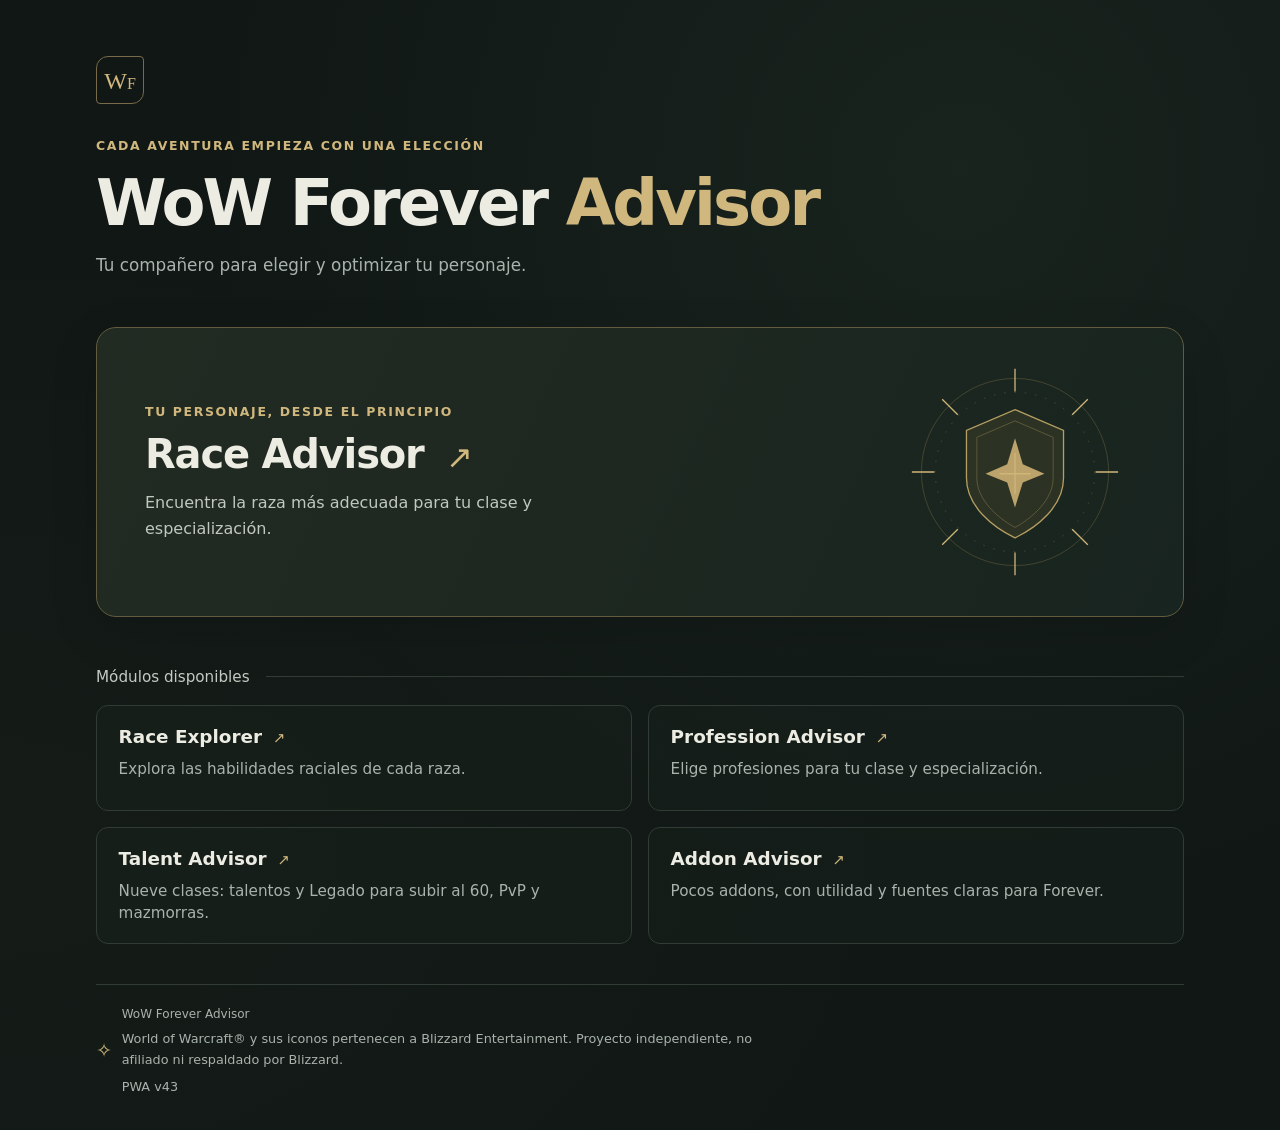
<file: index.html>
<!doctype html>
<html lang="es">
  <head>
    <meta charset="utf-8">
    <meta name="viewport" content="width=device-width, initial-scale=1">
    <meta name="theme-color" content="#101715">
    <meta name="description" content="WoW Forever Advisor. Tu compañero para elegir y optimizar tu personaje.">
    <title>WoW Forever Advisor</title>
    <link rel="manifest" href="./manifest.webmanifest">
    <link rel="icon" type="image/png" sizes="192x192" href="./icons/icon-192.png">
    <link rel="apple-touch-icon" href="./icons/icon-192.png">
    <link rel="stylesheet" href="./styles.css">
    <script src="./icons/icon-map.js" defer></script>
    <script src="./addon-advisor.js" defer></script>
    <script src="./version.js" defer></script>
    <script src="./race-v43-content.js" defer></script>
    <script src="./app.js" defer></script>
  </head>
  <body>
    <main class="page">
      <div id="home-view">
      <header class="intro">
        <span class="brand-mark" aria-hidden="true">W<span>F</span></span>
        <p class="eyebrow">Cada aventura empieza con una elección</p>
        <h1>WoW Forever <span>Advisor</span></h1>
        <p class="subtitle">Tu compañero para elegir y optimizar tu personaje.</p>
      </header>

      <a id="race-advisor" class="advisor-card" href="#race-advisor" aria-labelledby="race-title">
        <div class="advisor-content">
          <p class="eyebrow">Tu personaje, desde el principio</p>
          <h2 id="race-title">Race Advisor <span class="card-arrow" aria-hidden="true">↗</span></h2>
          <p class="description">Encuentra la raza más adecuada para tu clase y especialización.</p>
        </div>
        <div class="crest" aria-hidden="true">
          <svg viewBox="0 0 240 240" fill="none">
            <circle class="crest-ring" cx="120" cy="120" r="108"/>
            <circle class="crest-ring" cx="120" cy="120" r="92" stroke-dasharray="2 10"/>
            <path class="crest-rays" d="M120 1v26m0 186v26M1 120h26m186 0h26M36 36l18 18m132 132 18 18M36 204l18-18M186 54l18-18"/>
            <path class="crest-shield" d="m120 48 56 24v55c0 33-31 57-56 69-25-12-56-36-56-69V72z"/>
            <path class="crest-inner" d="m120 61 44 19v47c0 25-24 46-44 57-20-11-44-32-44-57V80z"/>
            <path class="crest-star" d="m120 81 9 30 25 11-25 10-9 29-9-29-25-10 25-11z"/>
            <path class="crest-rays" d="M120 98v47m-18-23h36"/>
          </svg>
        </div>
      </a>

      <section class="future" aria-labelledby="available-title">
        <div class="section-heading">
          <h2 id="available-title">Módulos disponibles</h2>
          <span class="heading-line" aria-hidden="true"></span>
        </div>
        <ul class="module-list available-modules">
          <li class="module-card">
            <a id="home-explore-racials" class="module-link" href="#raciales" aria-labelledby="home-module-01">
              <h3 id="home-module-01">Race Explorer <span class="card-arrow" aria-hidden="true">↗</span></h3>
              <p>Explora las habilidades raciales de cada raza.</p>
            </a>
          </li>
          <li class="module-card">
            <a id="profession-advisor" class="module-link" href="#profession-advisor" aria-labelledby="home-module-02">
              <h3 id="home-module-02">Profession Advisor <span class="card-arrow" aria-hidden="true">↗</span></h3>
              <p>Elige profesiones para tu clase y especialización.</p>
            </a>
          </li>
          <li class="module-card">
            <a id="talent-advisor" class="module-link" href="#talent-advisor" aria-labelledby="home-module-03">
              <h3 id="home-module-03">Talent Advisor <span class="card-arrow" aria-hidden="true">↗</span></h3>
              <p>Nueve clases: talentos y Legado para subir al 60, PvP y mazmorras.</p>
            </a>
          </li>
          <li class="module-card">
            <a id="addon-advisor" class="module-link" href="#addon-advisor" aria-labelledby="home-module-04">
              <h3 id="home-module-04">Addon Advisor <span class="card-arrow" aria-hidden="true">↗</span></h3>
              <p>Pocos addons, con utilidad y fuentes claras para Forever.</p>
            </a>
          </li>
        </ul>
      </section>

      </div>

      <section id="advisor-view" aria-labelledby="advisor-title" hidden>
        <a class="back-link" id="back-home" href="#inicio">← Volver al inicio</a>
        <header class="selector-intro">
          <h1 id="advisor-title" tabindex="-1">Race Advisor</h1>
          <p class="subtitle">Elige facción, clase y especialización para consultar tu ficha.</p>
          <a class="button-link" id="explore-racials" href="#raciales">Abrir Race Explorer →</a>
        </header>

        <form id="advisor-form" class="selector-card" aria-label="Selección de personaje" aria-busy="true">
          <div class="selector-fields">
            <div>
              <fieldset id="faction" class="option-group" data-value="" data-icon-kind="faccion" disabled>
                <legend>Facción</legend>
                <div class="option-buttons"></div>
                <p class="option-prompt field-note">Elige facción</p>
              </fieldset>
            </div>
            <div>
              <fieldset id="character-class" class="option-group" data-value="" data-icon-kind="clase" disabled>
                <legend>Clase</legend>
                <div class="option-buttons"></div>
                <p class="option-prompt field-note">Elige primero una facción</p>
              </fieldset>
            </div>
            <div>
              <fieldset id="specialization" class="option-group" data-value="" data-icon-kind="especializacion" disabled>
                <legend>Especialización</legend>
                <div class="option-buttons"></div>
                <p class="option-prompt field-note">Elige primero una clase</p>
              </fieldset>
            </div>
          </div>
          <p class="selection-status" id="selection-status" role="status">Cargando recomendaciones…</p>
          <div id="data-error" role="alert" hidden>
            <p>No se han podido cargar las fichas. Comprueba tu conexión e inténtalo de nuevo. Para consultarlas sin conexión, completa primero una visita con conexión.</p>
            <button id="retry-data" type="button">Reintentar</button>
          </div>
        </form>

        <section id="advisor-result" aria-labelledby="result-race" hidden>
          <header class="race-result-intro">
            <p class="result-combination" id="result-combination"></p>
          </header>
          <div class="race-choices">
          <article id="primary-choice" class="result-card recommendation">
            <p class="eyebrow">Raza principal</p>
            <a id="primary-profile-link" href="#raciales" class="race-heading-link" aria-label="Consultar perfil racial principal">
              <div class="recommendation-heading">
                <img id="result-race-icon" alt="" width="64" height="64" hidden>
                <h2 id="result-race" data-field="razaRecomendada" tabindex="-1"></h2>
                <span class="race-heading-arrow" aria-hidden="true">↗</span>
              </div>
            </a>
            <p id="alternative-empty" class="race-no-alternative" hidden></p>
            <p class="race-card-ability primary-race-ability"><span>Habilidad racial</span><strong id="primary-ability-name"></strong></p>
            <div class="race-reason-block">
              <h3 id="primary-reason-label">Por qué se recomienda</h3>
              <p id="primary-key-reason" class="race-key-message"></p>
              <p id="primary-analysis" class="race-analysis"></p>
            </div>
            <span data-field="explicacion" hidden></span>
            <span data-field="motivoPrincipal" hidden></span>
            <span data-field="prioridad" hidden></span>
          </article>
          <aside id="alternative-profile" class="result-card alternative-choice" aria-labelledby="alternative-name" hidden>
            <p class="eyebrow">Raza alternativa</p>
            <a id="alternative-race-link" href="#raciales" class="race-heading-link" aria-label="Consultar perfil racial alternativo">
              <div class="recommendation-heading">
                <img id="alternative-race-icon" alt="" width="40" height="40" hidden>
                <h3 id="alternative-name" data-field="alternativa"></h3>
                <span class="race-heading-arrow" aria-hidden="true">↗</span>
              </div>
            </a>
            <div class="alternative-racial-summary">
              <p class="race-card-ability"><span>Habilidad racial</span><strong id="alternative-ability-name"></strong></p>
              <p id="alternative-use" class="race-alternative-summary"></p>
              <p id="alternative-explanation" class="race-alternative-explanation"></p>
            </div>
          </aside>
          </div>
          <section id="race-comparison" class="race-comparison" aria-labelledby="race-comparison-title" hidden>
            <header class="race-comparison-header">
              <h3 id="race-comparison-title">Principal frente a alternativa</h3>
              <p>Ventajas y límites raciales. La elección prioritaria considera tu especialización.</p>
            </header>
            <div class="race-comparison-grid">
              <article class="race-comparison-item">
                <h4 id="compare-primary-name"></h4>
                <p class="race-compare-label">A favor</p><p id="compare-primary-pro"></p>
                <p class="race-compare-label">A tener en cuenta</p><p id="compare-primary-con"></p>
              </article>
              <article class="race-comparison-item">
                <h4 id="compare-alternative-name"></h4>
                <p class="race-compare-label">A favor</p><p id="compare-alternative-pro"></p>
                <p class="race-compare-label">A tener en cuenta</p><p id="compare-alternative-con"></p>
              </article>
            </div>
            <div class="race-comparison-conclusion">
              <h4 id="race-comparison-conclusion-title">Conclusión para esta especialización</h4>
              <div id="race-comparison-conclusion-text" class="race-conclusion-paragraphs"></div>
            </div>
          </section>
          <section id="race-single-evaluation" class="race-comparison" aria-labelledby="race-single-title" hidden>
            <header class="race-comparison-header">
              <h3 id="race-single-title">Evaluación de raza única</h3>
              <p>Esta combinación no tiene otra raza jugable en su facción.</p>
            </header>
            <div class="race-comparison-grid race-single-grid">
              <article class="race-comparison-item">
                <h4 id="race-single-name"></h4>
                <p class="race-compare-label">A favor</p><p id="race-single-pro"></p>
                <p class="race-compare-label">A tener en cuenta</p><p id="race-single-con"></p>
              </article>
            </div>
            <div class="race-comparison-conclusion">
              <h4 id="race-single-conclusion-title">Conclusión</h4>
              <p id="race-single-conclusion"></p>
            </div>
          </section>
          <aside id="race-addons" class="result-card addon-context" hidden></aside>
          <section id="race-beta-updates" class="race-sources result-card" aria-labelledby="race-sources-title" hidden>
            <h3 id="race-sources-title">Fuentes y cambios de beta</h3>
            <div id="race-beta-content" hidden>
              <p class="field-note">Cambios oficiales de beta (15/10/2026), sujetos a revisión.</p>
              <h4 id="race-beta-recommended-label">Raza recomendada</h4>
              <ul id="race-beta-recommended-list"></ul>
              <div id="race-beta-alternative" hidden>
                <h4 id="race-beta-alternative-label">Alternativa</h4>
                <ul id="race-beta-alternative-list"></ul>
              </div>
            </div>
            <details id="race-official-sources" class="detail-disclosure" hidden>
              <summary>Ver fuentes oficiales</summary>
              <ul id="race-extra-sources" class="talent-sources"></ul>
            </details>
          </section>
        </section>
      </section>

      <section id="racial-view" aria-labelledby="racial-title" hidden>
        <a class="back-link" id="back-selector" href="#race-advisor">← Volver al selector principal</a>
        <header class="selector-intro">
          <h1 id="racial-title" tabindex="-1">Race Explorer</h1>
          <p class="subtitle">Selecciona una raza para consultar sus facultades.</p>
          <p id="racial-coverage-note" class="field-note">Cargando perfiles raciales…</p>
        </header>
        <div class="selector-card">
          <fieldset id="racial-race" class="option-group" data-value="" data-icon-kind="raza" disabled>
                <legend>Raza</legend>
                <div class="option-buttons"></div>
                <p class="option-prompt field-note">Elige raza</p>
              </fieldset>
          <p class="selection-status" id="racial-status" role="status">Cargando perfiles raciales…</p>
          <p id="skyborne-data-error" class="field-note" role="status" hidden>No se ha podido cargar Cielonato. Los ocho perfiles originales siguen disponibles.</p>
          <div id="racial-error" role="alert" hidden>
            <p>No se han podido cargar los perfiles raciales. Comprueba tu conexión e inténtalo de nuevo.</p>
            <button id="retry-racials" type="button">Reintentar</button>
          </div>
        </div>
        <section id="racial-result" aria-labelledby="racial-name" hidden>
          <p class="source-note">Perfil racial de beta, sujeto a cambios.</p>
          <article class="result-card recommendation">
            <h2 id="racial-name"></h2>
            <h3 hidden>Utilidad racial general</h3>
            <p class="rating" data-racial-field="escalaUtilidad" hidden></p>
            <p class="eyebrow">Papel en combate masivo</p>
            <h3>Uso principal</h3>
            <p class="racial-usage-lead" data-racial-field="usoPrincipal"></p>
            <p class="racial-ability"><span>Facultad destacada</span><strong id="racial-ability-name"></strong></p>
          </article>
          <div class="profile-grid">
            <article class="result-card"><h3>Fortalezas</h3><p class="original-text" data-racial-field="fortalezas"></p></article>
            <article class="result-card"><h3>Debilidades</h3><p class="original-text" data-racial-field="debilidades"></p></article>
          </div>
          <section id="racial-comments" class="result-card racial-comments">
            <h3>Cómo aprovechar esta raza</h3>
            <p class="original-text" data-racial-field="comentarios"></p>
          </section>
          <section class="result-card" aria-labelledby="racial-recommended-title">
            <h3 id="racial-recommended-title">Dónde se recomienda esta raza</h3>
            <ul id="racial-recommended" class="racial-matches"></ul>
            <p id="racial-no-recommended" class="field-note" hidden>Esta raza no figura como recomendación principal en las combinaciones actuales.</p>
          </section>
          <section class="result-card" aria-labelledby="racial-alternative-title">
            <h3 id="racial-alternative-title">Dónde aparece como alternativa</h3>
            <ul id="racial-alternative" class="racial-matches"></ul>
            <p id="racial-no-alternative" class="field-note" hidden>Esta raza no figura como alternativa en las combinaciones actuales.</p>
          </section>
          <details id="racial-beta-updates" class="result-card detail-disclosure" hidden>
            <summary>Fuentes y cambios de beta</summary>
            <ul id="racial-beta-list"></ul>
            <p class="field-note"><a href="https://us.forums.blizzard.com/en/wow/t/wow-forever-beta-development-notes-%E2%80%93-updated-october-15/2360696/6" target="_blank" rel="noopener noreferrer">Fuente: notas de Blizzard</a></p>
          </details>
        </section>
        <section id="skyborne-result" aria-labelledby="skyborne-title" hidden>
          <article class="result-card recommendation">
            <h2 id="skyborne-title">Cielonato</h2>
            <p class="eyebrow">Papel en combate masivo</p>
            <h3>Uso principal</h3>
            <p id="skyborne-use" class="racial-usage-lead">Movilidad situacional, celeridad y apoyo contra elementales.</p>
            <p class="racial-ability"><span>Facultades destacadas</span><strong>Wind Blessed · Walk on Air</strong></p>
            <fieldset id="skyborne-faction" class="option-group" data-value="" data-icon-kind="faccion" disabled>
              <legend>Variante de facción</legend>
              <div class="option-buttons"></div>
              <p class="option-prompt field-note">Elige una variante</p>
            </fieldset>
            <p id="skyborne-status" class="selection-status" role="status">Elige Alianza o Horda para consultar sus diferencias.</p>
          </article>
          <div class="profile-grid">
            <article class="result-card">
              <h3>Fortalezas</h3>
              <ul id="skyborne-common" class="talent-list"></ul>
              <section id="skyborne-variant" aria-labelledby="skyborne-variant-title" hidden>
                <h4 id="skyborne-variant-title"></h4>
                <h4 id="skyborne-ability-title"></h4>
                <p id="skyborne-ability"></p>
              </section>
            </article>
            <article class="result-card">
              <h3>Debilidades</h3>
              <p id="skyborne-limitation" class="original-text"></p>
            </article>
          </div>
          <section id="skyborne-comments" class="result-card racial-comments">
            <h3>Cómo aprovechar esta raza</h3>
            <p id="skyborne-criterion" class="original-text"></p>
            <h4>Clases</h4>
            <p id="skyborne-classes" class="original-text"></p>
          </section>
          <section class="result-card" aria-labelledby="skyborne-alternatives-title">
            <h3 id="skyborne-alternatives-title">Dónde aparece como alternativa</h3>
            <ul id="skyborne-alternatives" class="racial-matches"></ul>
            <p id="skyborne-no-alternatives" class="field-note" hidden>Las alternativas de Druida están pendientes de cargarse.</p>
          </section>
          <details id="skyborne-sources-panel" class="result-card detail-disclosure">
            <summary>Fuentes y revisiones</summary>
            <p id="skyborne-verification" class="field-note"></p>
            <p id="skyborne-wind-history" class="field-note"></p>
            <p id="skyborne-skysight-source" class="field-note"></p>
            <ul id="skyborne-sources" class="talent-sources"></ul>
          </details>
        </section>
      </section>

      <section id="profession-view" aria-labelledby="profession-title" hidden>
        <a class="back-link" id="profession-back-home" href="#inicio">← Volver al inicio</a>
        <header class="selector-intro">
          <h1 id="profession-title" tabindex="-1">Profession Advisor</h1>
          <p class="subtitle">Elige tu clase y especialización para consultar las profesiones.</p>
        </header>
        <div id="profession-selector" class="selector-card" aria-busy="true">
          <fieldset id="profession-class" class="option-group" data-value="" data-icon-kind="clase" disabled>
                <legend>Clase</legend>
                <div class="option-buttons"></div>
                <p class="option-prompt field-note">Elige clase</p>
              </fieldset>
          <fieldset id="profession-specializations" hidden>
            <legend>Especialización</legend>
            <div id="profession-buttons" class="specialization-buttons"></div>
          </fieldset>
          <p id="profession-status" class="selection-status" role="status">Cargando profesiones…</p>
          <div id="profession-error" role="alert" hidden>
            <p>No se han podido cargar las profesiones. Comprueba tu conexión e inténtalo de nuevo. Para consultarlas sin conexión, completa primero una visita con conexión.</p>
            <button id="retry-professions" type="button">Reintentar</button>
          </div>
        </div>
        <article id="profession-result" class="result-card recommendation" aria-labelledby="profession-combination" hidden>
          <p id="profession-editorial-note" class="source-note">Orientación provisional para progresión y PvP. No distingue raza ni facción.</p>
          <h2 id="profession-combination"></h2>
          <div class="profession-choices">
            <section class="profession-choice-main" id="profession-choice-main" aria-label="Profesiones recomendadas">
              <h3>Primera opción</h3>
              <p class="original-text" data-profession-field="principal"></p>
              <div class="profession-rationale">
                <h3>Por qué elegir esta opción</h3>
                <p id="profession-main-reason"></p>
              </div>
            </section>
            <section class="profession-choice-alternative" aria-label="Otras profesiones">
              <h3>Alternativa</h3>
              <p class="original-text" data-profession-field="alternativa"></p>
              <div class="profession-rationale">
                <h3>Cuándo elegir esta alternativa</h3>
                <p id="profession-alt-reason"></p>
              </div>
            </section>
          </div>
          <span data-profession-field="motivoPrincipal" hidden></span>
          <div class="profession-limitation">
            <h3>Qué debes tener en cuenta</h3>
            <p class="original-text" data-profession-field="limitacion"></p>
          </div>
          <aside id="profession-addons" class="addon-context" hidden></aside>
        </article>
      </section>


      <section id="talent-view" aria-labelledby="talent-title" hidden>
        <a class="back-link" id="talent-back-home" href="#inicio">← Volver al inicio</a>
        <header class="selector-intro">
          <h1 id="talent-title" tabindex="-1">Talent Advisor</h1>
          <p class="subtitle">Explora talentos a estudiar y ventajas de Legado según clase, especialización y objetivo. No son builds probadas al nivel 60.</p>
                  </header>

        <div id="talent-selector" class="selector-card" aria-busy="true">
          <div class="selector-fields">
            <fieldset id="talent-class" class="option-group" data-value="" data-icon-kind="clase" disabled>
              <legend>Clase</legend>
              <div class="option-buttons"></div>
              <p class="option-prompt field-note">Cargando clases…</p>
            </fieldset>
            <fieldset id="talent-spec" class="option-group" data-value="" data-icon-kind="especializacion" data-icon-class="Guerrero" disabled>
              <legend>Especialización</legend>
              <div class="option-buttons"></div>
              <p class="option-prompt field-note">Elige primero la clase</p>
            </fieldset>
            <fieldset id="talent-goal" class="option-group talent-goals" data-value="" data-icon-kind="objetivo" disabled>
              <legend>Objetivo</legend>
              <div class="option-buttons"></div>
              <p class="option-prompt field-note">Elige primero una especialización</p>
            </fieldset>
          </div>
          <p id="talent-status" class="selection-status" role="status">Cargando fichas de talentos…</p>
          <div id="talent-error" role="alert" hidden>
            <p>No se han podido cargar las fichas de talentos. Comprueba tu conexión y vuelve a intentarlo. El uso offline requiere una primera visita con conexión.</p>
            <button id="retry-talents" type="button">Reintentar</button>
          </div>
        </div>

        <section id="talent-result" aria-labelledby="talent-result-title" hidden>
          <p id="talent-advice-warning" class="source-note"></p>
          <article class="result-card recommendation">
            <p class="eyebrow">Talent Advisor · Orientación provisional</p>
            <div class="recommendation-heading">
              <img id="talent-spec-icon" alt="" width="44" height="44" hidden>
              <h2 id="talent-result-title"></h2>
            </div>
            <p id="talent-build-info" class="result-combination"></p>
            <p id="talent-overview" class="talent-overview"></p>
            <h3>Talentos de clase a estudiar</h3>
            <p id="talent-priorities-note" class="field-note talent-priorities-note"></p>
            <ul id="talent-priorities" class="talent-list"></ul>
            <h3>Por qué considerar estos talentos</h3>
            <p id="talent-reason" class="original-text"></p>
            <h3>Limitaciones</h3>
            <p id="talent-limitation" class="original-text"></p>
          </article>

          <article class="result-card">
            <h3 id="talent-legacy-heading">Legado para este objetivo</h3>
            <p class="field-note talent-legacy-note">Legado es común a las nueve clases; sus ventajas cambian con el objetivo seleccionado.</p>
            <p id="talent-legacy-intro"></p>
            <ul id="talent-legacy-perks" class="talent-list"></ul>
            <h3>Requisitos y advertencias</h3>
            <p id="talent-legacy-warning" class="original-text"></p>
            <h3>Cómo empezar a conseguir puntos</h3>
            <p id="talent-legacy-tip"></p>
            <ul id="talent-legacy-points" class="talent-list"></ul>
          </article>

          <details class="result-card detail-disclosure">
            <summary>Otros progresos y aclaraciones</summary>
            <p id="talent-extra" class="original-text"></p>
            <p class="field-note">El Honor, los puntos de rango PvP, las profesiones y el entrenamiento de mascotas no son puntos de talento de clase.</p>
          </details>

          <aside id="talent-addons" class="result-card addon-context" hidden></aside>

          <section id="talent-evidence-card" class="result-card talent-evidence-card" aria-labelledby="talent-evidence-title">
            <h3 id="talent-evidence-title">Fuentes y vigencia</h3>
            <p id="talent-version" class="field-note"></p>
            <details id="talent-source-panel" class="detail-disclosure">
              <summary>Ver fuentes y referencias</summary>
              <p id="talent-source-note" class="field-note"></p>
              <ul id="talent-sources" class="talent-sources"></ul>
            </details>
            <details id="talent-original-detail" class="detail-disclosure">
              <summary>Consultar textos originales de la beta</summary>
              <p class="field-note">Archivos editoriales históricos del 22/10/2026; sus previsiones no sustituyen los anuncios posteriores.</p>
              <h4>Advertencia editorial de origen</h4>
              <p id="talent-original-notice" class="original-text"></p>
              <h4>Limitación de origen</h4>
              <p id="talent-original-limitation" class="original-text"></p>
            </details>
          </section>
        </section>
      </section>

      <section id="addon-view" aria-labelledby="addon-title" hidden>
        <a class="back-link" href="#inicio">← Volver al inicio</a>
        <header class="selector-intro">
          <h1 id="addon-title" tabindex="-1">Addon Advisor</h1>
          <p class="subtitle">Addons útiles según tus necesidades, sin instalaciones obligatorias.</p>
          <p class="field-note">Catálogo orientativo para el cliente Forever 1.60.x.</p>
        </header>
        <div id="addon-controls" class="selector-card" aria-busy="false">
          <p>Comprueba el archivo específico para Forever 1.60.x: «publicado» no significa probado. Un addon pendiente de verificar no es una recomendación de instalación.</p>
          <details class="detail-disclosure addon-guidance">
            <summary>Compatibilidad y consulta sin conexión</summary>
            <p class="field-note">Una versión para Retail o Classic no acredita compatibilidad con Forever. Las descargas requieren conexión; el catálogo funciona offline después de la primera visita con conexión.</p>
          </details>
          <fieldset class="option-group">
            <legend>Filtrar por utilidad</legend>
            <div id="addon-filters" class="specialization-buttons"></div>
          </fieldset>
          <p id="addon-status" class="selection-status" role="status"></p>
          <div id="addon-error" role="alert" hidden>
            <p>No se ha podido cargar el catálogo. Comprueba tu conexión o vuelve a intentarlo.</p>
            <button id="retry-addons" type="button">Reintentar</button>
          </div>
        </div>
        <div id="addon-results"></div>
      </section>

      <footer>
        <span aria-hidden="true">✧</span>
        <div>
          <p>WoW Forever Advisor</p>
          <p class="attribution">World of Warcraft® y sus iconos pertenecen a Blizzard Entertainment. Proyecto independiente, no afiliado ni respaldado por Blizzard.</p>
          <p id="pwa-version" class="attribution" aria-label="Versión de la PWA"></p>
        </div>
      </footer>
    </main>
  </body>
</html>
</file>
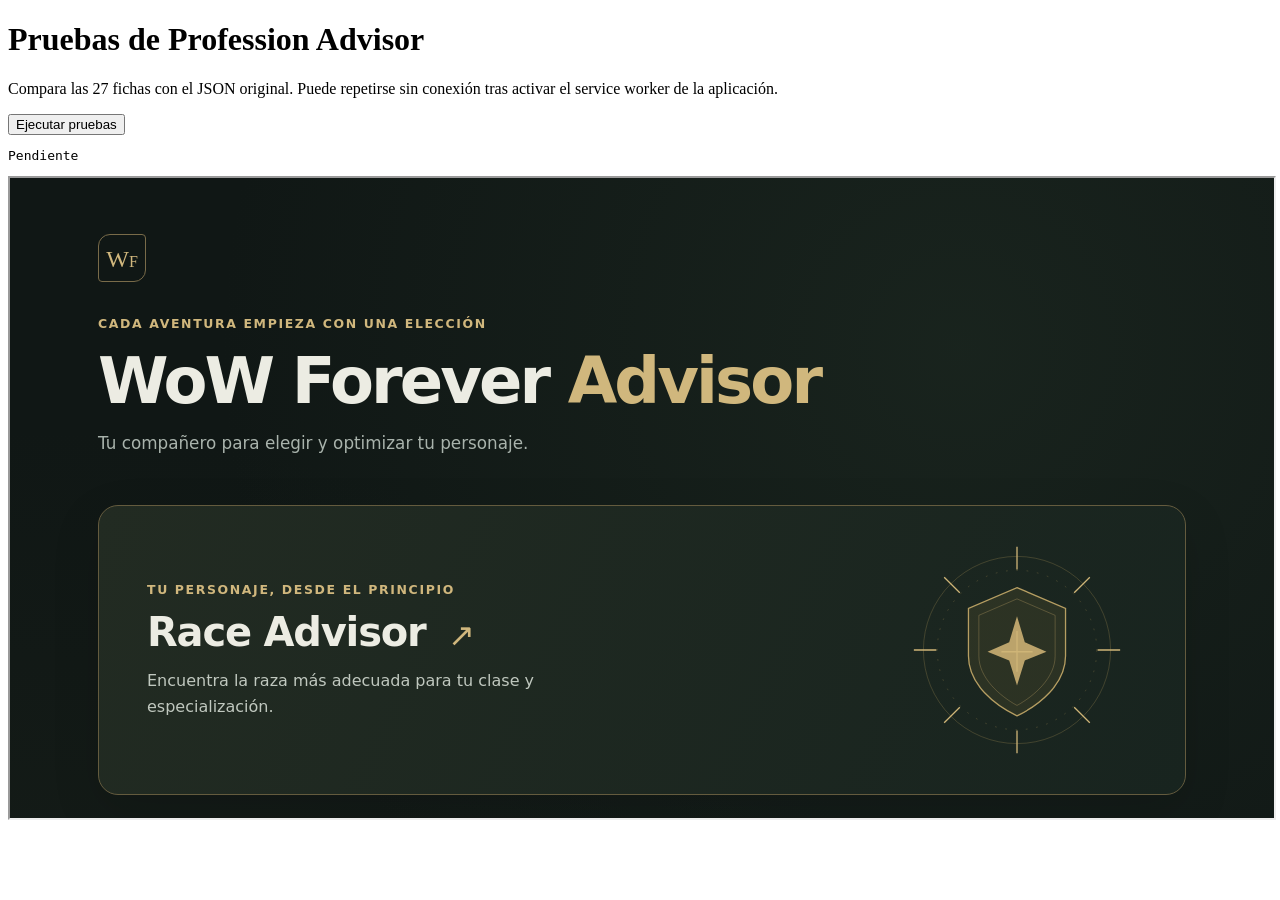
<file: tests/profession-advisor.html>
<!doctype html>
<html lang="es">
<head><meta charset="utf-8"><meta name="viewport" content="width=device-width, initial-scale=1"><title>Pruebas de Profession Advisor</title><script src="./profession-advisor.test.js" defer></script></head>
<body>
<h1>Pruebas de Profession Advisor</h1>
<p>Compara las 27 fichas con el JSON original. Puede repetirse sin conexión tras activar el service worker de la aplicación.</p>
<button id="run-tests" type="button">Ejecutar pruebas</button>
<pre id="test-report" role="status">Pendiente</pre>
<iframe id="app-under-test" title="Aplicación bajo prueba" src="../index.html" style="width:100%;height:40rem"></iframe>
</body>
</html>
</file>
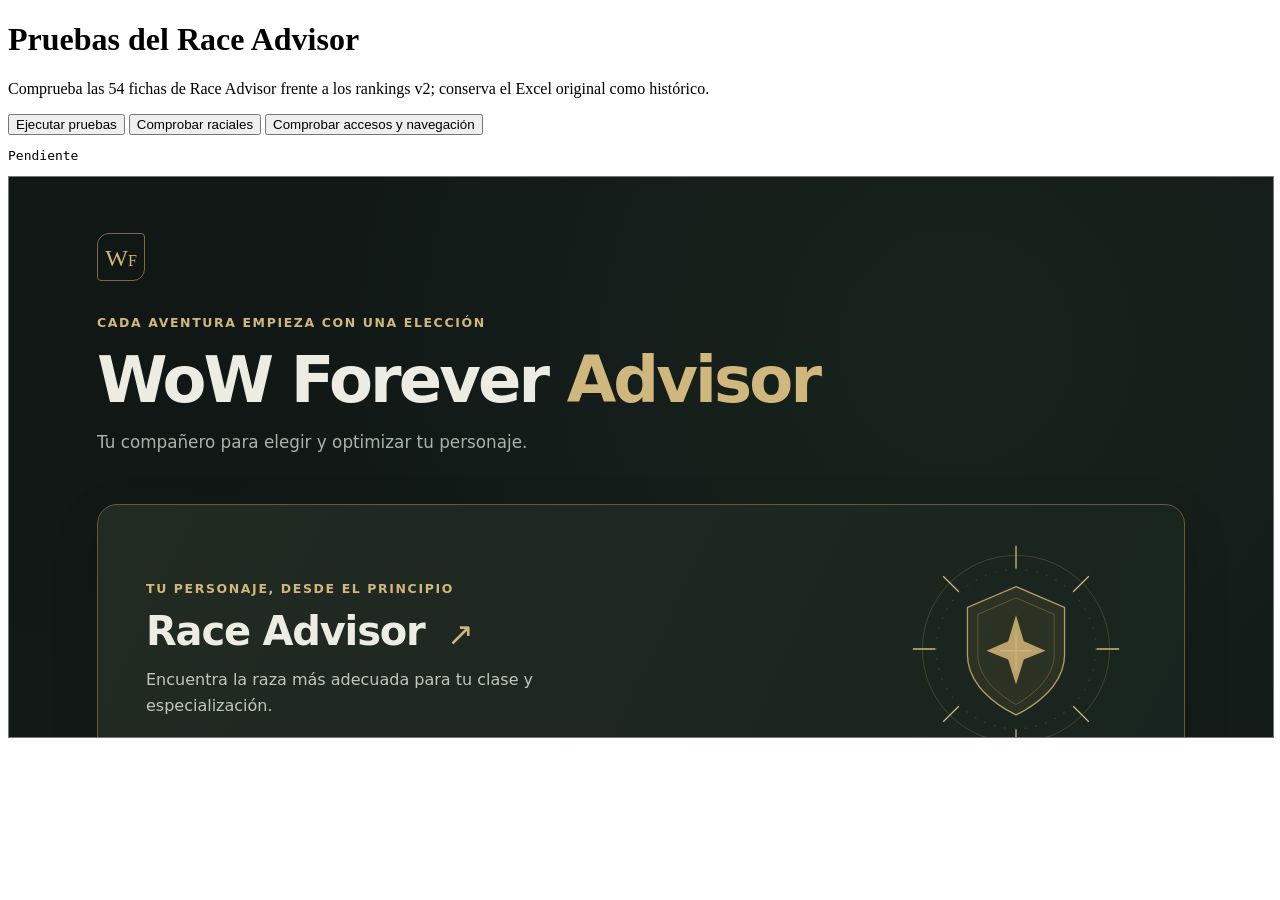
<file: tests/race-advisor.html>
<!doctype html>
<html lang="es">
  <head>
    <meta charset="utf-8">
    <meta name="viewport" content="width=device-width, initial-scale=1">
    <title>Pruebas del Race Advisor</title>
    <script src="./race-advisor.test.js" defer></script>
  </head>
  <body>
    <h1>Pruebas del Race Advisor</h1>
    <p>Comprueba las 54 fichas de Race Advisor frente a los rankings v2; conserva el Excel original como histórico.</p>
    <button id="run-tests" type="button">Ejecutar pruebas</button>
    <button id="run-racials" type="button">Comprobar raciales</button>
    <button id="run-navigation" type="button">Comprobar accesos y navegación</button>
    <pre id="test-report" role="status">Pendiente</pre>
    <iframe id="app-under-test" title="Aplicación bajo prueba" src="../index.html" style="width: 100%; height: 35rem; border: 1px solid #777;"></iframe>
  </body>
</html>
</file>
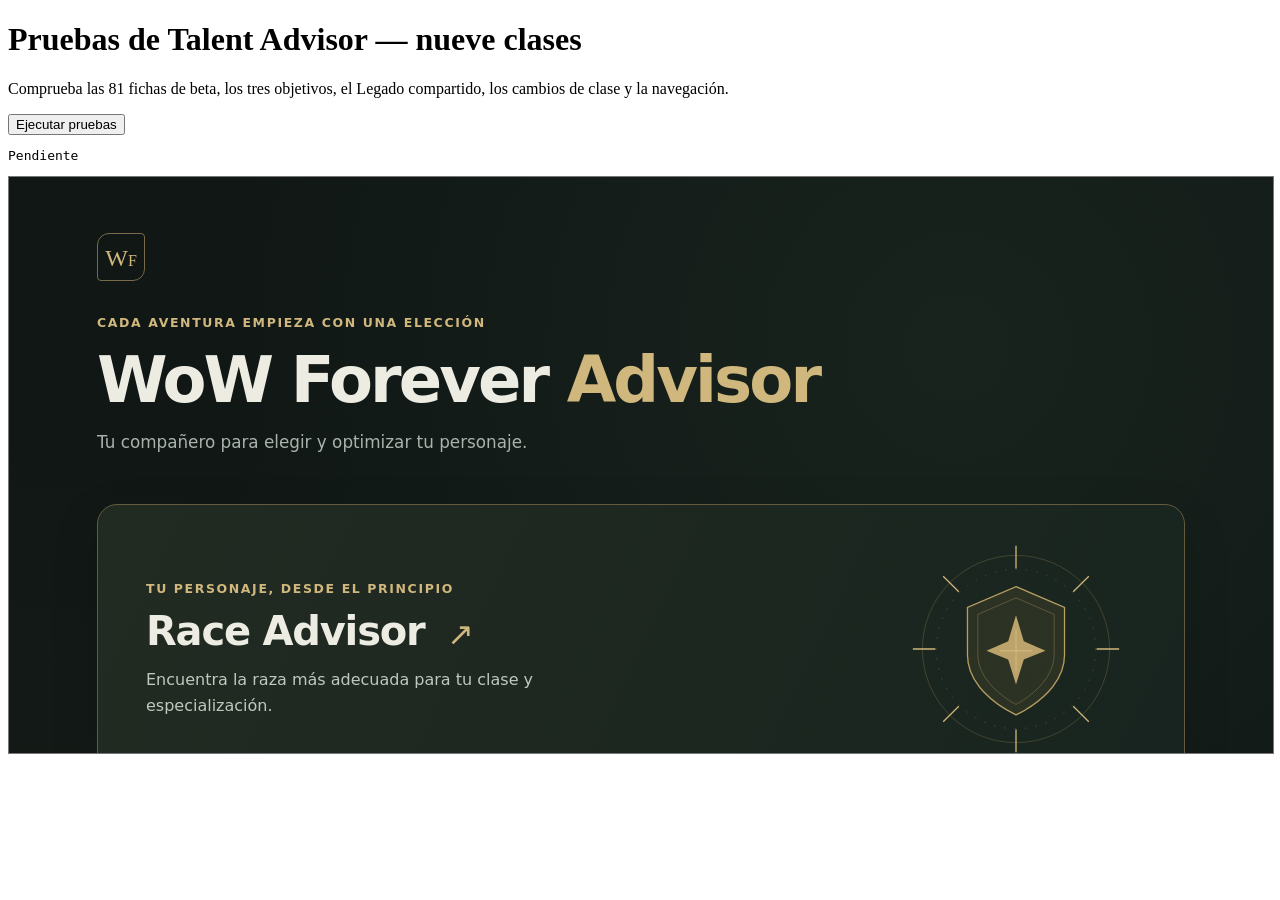
<file: tests/talent-advisor.html>
<!doctype html>
<html lang="es">
  <head>
    <meta charset="utf-8">
    <meta name="viewport" content="width=device-width, initial-scale=1">
    <title>Pruebas de Talent Advisor — nueve clases</title>
    <script src="./talent-advisor.test.js" defer></script>
  </head>
  <body>
    <h1>Pruebas de Talent Advisor — nueve clases</h1>
    <p>Comprueba las 81 fichas de beta, los tres objetivos, el Legado compartido, los cambios de clase y la navegación.</p>
    <button id="run-talent-tests" type="button">Ejecutar pruebas</button>
    <pre id="talent-test-report" role="status">Pendiente</pre>
    <iframe id="talent-app-under-test" title="PWA bajo prueba" src="../index.html" style="width: 100%; height: 36rem; border: 1px solid #777;"></iframe>
  </body>
</html>
</file>
<file: styles.css>
:root {
  color-scheme: dark;
  --background: #101715;
  --text: #ecece3;
  --muted: #a9b3ac;
  --gold: #d0b77d;
  --border: #303c34;
  font-family: "Segoe UI", system-ui, sans-serif;
  line-height: 1.6;
  background: var(--background);
  color: var(--text);
}

* { box-sizing: border-box; }
[hidden] { display: none !important; }
/* Los avisos de selección siguen accesibles a lectores de pantalla, sin repetir lo visible. */
.visually-hidden {
  position: absolute !important;
  width: 1px !important;
  height: 1px !important;
  padding: 0 !important;
  margin: -1px !important;
  overflow: hidden !important;
  clip-path: inset(50%) !important;
  white-space: nowrap !important;
  border: 0 !important;
}

body {
  margin: 0;
  min-width: 0;
  background:
    radial-gradient(ellipse at 75% 15%, #26362a66, transparent 55%),
    radial-gradient(ellipse at 0% 75%, #29312233, transparent 50%);
}

.page {
  width: min(100% - 2.5rem, 68rem);
  margin-inline: auto;
  padding-block: 2.5rem 1.5rem;
}

h1, h2, h3, p { margin: 0; }

.intro { margin-bottom: 2.5rem; }

.brand-mark {
  display: inline-flex;
  align-items: baseline;
  justify-content: center;
  width: 3rem;
  height: 3rem;
  margin-bottom: 2rem;
  border: 1px solid #796b49;
  border-radius: 0.75rem 0.25rem;
  color: var(--gold);
  font: 1.5rem/3rem Georgia, serif;
}

.brand-mark span { font-size: 1rem; }

.eyebrow {
  color: var(--gold);
  font-size: 0.7rem;
  font-weight: 600;
  letter-spacing: 0.13em;
  text-transform: uppercase;
}

h1 {
  margin-block: 0.75rem;
  font-size: clamp(2.25rem, 6vw, 4rem);
  font-weight: 650;
  letter-spacing: -0.045em;
  line-height: 1.12;
}

h1 span { color: var(--gold); }

.subtitle { color: var(--muted); font-size: 1.05rem; }

.advisor-card {
  display: flex;
  color: var(--text);
  text-decoration: none;
  cursor: pointer;
  transition: border-color 150ms ease, background 150ms ease;
  flex-direction: column-reverse;
  gap: 1.75rem;
  padding: 1.5rem;
  border: 1px solid #645b3e;
  border-radius: 1.25rem;
  background: linear-gradient(115deg, #222b22, #18241f);
  box-shadow: 0 16px 48px #00000020;
}

.advisor-card:hover, .advisor-card:focus-visible { border-color: var(--gold); }
.advisor-card:hover h2, .module-link:hover h3 { text-decoration: underline; text-decoration-color: var(--gold); text-underline-offset: 0.2em; }
.advisor-card:focus-visible { outline: 3px solid var(--gold); outline-offset: 4px; }
.advisor-card:active { background: #2a3527; }
.advisor-content { min-width: 0; }
.card-arrow { color: var(--gold); font-size: 0.8em; font-weight: 400; margin-inline-start: 0.3em; }

.advisor-card h2 {
  margin-block: 0.5rem 0.75rem;
  font-size: clamp(1.9rem, 4vw, 2.5rem);
  font-weight: 600;
  letter-spacing: -0.03em;
  line-height: 1.2;
}

.description { max-width: 29rem; color: #c0c8bf; }

button, .button-link {
  display: inline-flex;
  align-items: center;
  justify-content: space-between;
  gap: 1.25rem;
  max-width: 100%;
  min-height: 3rem;
  margin-top: 1.75rem;
  padding: 0.75rem 1.1rem;
  border: 1px solid #807453;
  border-radius: 0.5rem;
  background: #393d2d;
  color: #d0c7ad;
  font: 600 0.9rem/1.5 "Segoe UI", system-ui, sans-serif;
}

button:disabled { cursor: not-allowed; opacity: 1; }
button:not(:disabled) { cursor: pointer; border-color: var(--gold); }
button:not(:disabled):hover, .button-link:hover { background: #484b35; }
button:focus-visible, .button-link:focus-visible { outline: 3px solid var(--gold); outline-offset: 4px; }
button svg { width: 1.1rem; flex-shrink: 0; stroke: currentColor; stroke-width: 1.5; }

.availability {
  margin-top: 0.75rem;
  color: var(--muted);
  font-size: 0.75rem;
}

.availability span {
  display: inline-block;
  width: 0.35rem;
  height: 0.35rem;
  margin-right: 0.45rem;
  border-radius: 50%;
  background: var(--gold);
  vertical-align: middle;
}

.crest { width: 5.5rem; flex-shrink: 0; }
.crest svg { display: block; width: 100%; }
.crest-ring { stroke: #b69c594d; }
.crest-rays { stroke: #cfb577; stroke-width: 1.5; }
.crest-shield { fill: #a58e4420; stroke: #b69e62; stroke-width: 1.5; }
.crest-inner { stroke: #b69e6266; }
.crest-star { fill: #bba36b; }

.future { margin-top: 2.5rem; }
.section-heading { display: flex; align-items: center; gap: 1rem; margin-bottom: 1rem; }
.section-heading h2 { font-size: 0.95rem; font-weight: 500; color: #c2cbc3; }
.heading-line { height: 1px; flex: 1; background: var(--border); }

.module-list {
  display: grid;
  gap: 0.75rem;
  margin: 0;
  padding: 0;
  list-style: none;
}

.module-card {
  min-width: 0;
  border: 1px solid var(--border);
  border-radius: 0.75rem;
  background: #18211b88;
  transition: border-color 150ms ease, background 150ms ease;
}
.module-link {
  display: block;
  min-height: 6.5rem;
  height: 100%;
  padding: 1rem 1.15rem;
  border-radius: 0.7rem;
  color: var(--text);
  text-decoration: none;
  cursor: pointer;
}
.module-card:hover, .module-card:focus-within { border-color: var(--gold); background: #222d24; }
.module-card:active { background: #2a3527; }
.module-link:focus-visible { outline: 3px solid var(--gold); outline-offset: 3px; }
.module-link h3 { display: inline-block; }

.module-card h3 { font-size: 1.15rem; font-weight: 600; line-height: 1.35; }
.module-card p { margin-top: 0.45rem; color: var(--muted); font-size: 0.95rem; line-height: 1.45; }

footer {
  display: flex;
  align-items: center;
  gap: 0.6rem;
  margin-top: 2.5rem;
  padding-top: 1.25rem;
  border-top: 1px solid var(--border);
  color: var(--muted);
  font-size: 0.75rem;
}

footer span { color: var(--gold); font-size: 1.2rem; }

.back-link { display: inline-block; padding-block: 0.75rem; color: var(--gold); text-underline-offset: 0.25rem; }
.back-link:focus-visible { outline: 3px solid var(--gold); outline-offset: 4px; }
.selector-intro { margin-block: 1rem 2rem; }
.selector-intro h1 { font-size: clamp(2rem, 5vw, 3rem); }
#advisor-title:focus, #racial-title:focus { outline: none; }
.selector-card, .result-card { padding: 1.5rem; border: 1px solid var(--border); border-radius: 0.75rem; background: #18211b; }
.selector-fields { display: grid; gap: 1.25rem; }
.selector-fields > div { min-width: 0; }
label { display: block; margin-bottom: 0.5rem; font-weight: 600; }
.selection-status, .field-note, .source-note { margin-top: 1rem; color: var(--muted); font-size: 0.9rem; }
#data-error { margin-top: 1rem; padding-top: 1rem; border-top: 1px solid var(--border); color: #edc8a8; }
#data-error button { margin-top: 1rem; }
#advisor-result { margin-top: 1.5rem; }
.result-card { margin-top: 1rem; overflow-wrap: anywhere; }
.recommendation { border-color: #645b3e; }
.recommendation h2 { margin-block: 0.5rem; color: var(--gold); font-size: 2rem; line-height: 1.2; }
.recommendation-heading { display: flex; align-items: center; gap: 0.75rem; min-width: 0; }
.recommendation-heading img { width: 2.75rem; height: 2.75rem; flex: none; object-fit: cover; border: 1px solid #a78e5c; border-radius: 0.35rem; }
.recommendation-heading img[hidden] { display: none; }
.result-combination { color: var(--muted); }
.rating { color: var(--gold); letter-spacing: 0.04em; }
.result-card h3 { margin-block: 1.5rem 0.6rem; font-size: 1.05rem; font-weight: 600; }
.result-card > h3:first-child { margin-top: 0; }
.original-text { white-space: pre-wrap; }
.profile-grid { display: grid; gap: 0 1rem; }
.source-note { border-left: 2px solid #796b49; padding-left: 1rem; }
.detail-disclosure summary {
  cursor: pointer;
  color: var(--gold);
  font-weight: 600;
  min-height: 2.75rem;
  padding-block: 0.6rem;
}
.detail-disclosure summary:focus-visible { outline: 3px solid var(--gold); outline-offset: 3px; border-radius: 0.25rem; }
.detail-disclosure[open] summary { margin-bottom: 0.75rem; }
.detail-disclosure h3:first-of-type { margin-top: 0.75rem; }
.detail-disclosure .original-text { margin-top: 0.5rem; }

@media (min-width: 48rem) {
  .page { padding-block: 3.5rem 2rem; }
  .intro { margin-bottom: 3rem; }
  .advisor-card { flex-direction: row; align-items: center; justify-content: space-between; padding: 2.5rem 3rem; }
  .crest { width: 13rem; margin-inline: 1rem; }
  .module-list { grid-template-columns: repeat(2, minmax(0, 1fr)); gap: 1rem; }
  .module-link { padding: 1.2rem 1.35rem; }
  .future { margin-top: 3rem; }
  .profile-grid { grid-template-columns: repeat(2, minmax(0, 1fr)); }
  .selector-card, .result-card { padding: 2rem; }
}

#profession-title:focus { outline: none; }
#profession-specializations { margin: 1.5rem 0 0; padding: 0; border: 0; min-width: 0; }
#profession-specializations legend { margin-bottom: 0.5rem; font-weight: 600; }
.specialization-buttons { display: flex; flex-wrap: wrap; gap: 0.75rem; }
.specialization-buttons button { flex: 1 1 8rem; justify-content: center; margin-top: 0; }
.specialization-buttons button[aria-pressed="true"] { background: var(--gold); color: var(--background); }

#alternative-profile .field-note { margin-top: 0.5rem; }
#alternative-use { font-size: 1rem; }

.option-group { min-width: 0; margin: 0; padding: 0; border: 0; }
.option-group legend { margin-bottom: 0.5rem; font-weight: 600; }
.option-buttons { display: grid; grid-template-columns: repeat(auto-fit, minmax(min(100%, 8rem), 1fr)); gap: 0.75rem; }
.option-buttons button { min-width: 0; width: 100%; min-height: 3rem; margin: 0; justify-content: center; }
.option-label { overflow-wrap: anywhere; }
.option-buttons button[aria-pressed="true"] { background: var(--gold); color: var(--background); }
.option-prompt:empty { display: none; }

.button-link { text-decoration: none; justify-content: center; cursor: pointer; border-color: var(--gold); }
@media (min-width: 40rem) {
  .available-modules { grid-template-columns: repeat(2, minmax(0, 1fr)); }
}

/* Fase 7.2: iconos auténticos sin perder los nombres de los selectores. */
.option-buttons button {
  flex-direction: column;
  gap: 0.4rem;
  min-height: 5.4rem;
  padding: 0.65rem 0.35rem;
}
.option-icon {
  display: block;
  width: 2.5rem;
  height: 2.5rem;
  flex: none;
  object-fit: cover;
  border: 1px solid #a78e5c;
  border-radius: 0.3rem;
}
.option-label {
  text-align: center;
  line-height: 1.3;
}
.specialization-buttons button {
  gap: 0.6rem;
  min-height: 3.8rem;
}
.specialization-buttons .option-icon {
  width: 2rem;
  height: 2rem;
}
.attribution {
  max-width: 40rem;
  margin-top: 0.3rem;
  color: var(--muted);
  font-size: 0.7rem;
}

@media (max-width: 40rem) {
  .option-buttons {
    grid-template-columns: repeat(3, minmax(0, 1fr));
    gap: 0.5rem;
  }
  #faction .option-buttons { grid-template-columns: repeat(2, minmax(0, 1fr)); }
  .option-buttons .option-label { font-size: 0.83rem; }
}

/* Talent Advisor: ficha de lectura, sin calculadora ni árbol interactivo. */
.talent-overview { margin-top: 1rem; color: var(--text); font-size: 1rem; }
.talent-list, .talent-sources { padding-left: 1.3rem; margin: 0.75rem 0 0; }
.talent-list li, .talent-sources li { padding-left: 0.2rem; margin: 0.35rem 0; }
.talent-sources a { color: var(--gold); text-underline-offset: 0.2rem; overflow-wrap: anywhere; }
.talent-sources a:focus-visible { outline: 3px solid var(--gold); outline-offset: 3px; }
#talent-class .option-buttons { grid-template-columns: repeat(3, minmax(0, 1fr)); }
.talent-goals .option-buttons { grid-template-columns: repeat(3, minmax(0, 1fr)); }
.talent-goals .option-buttons button {
  min-height: 3.4rem;
  gap: 0.2rem;
  padding: 0.7rem 0.4rem;
}
#talent-title:focus { outline: none; }


/* F01: conservar palabras completas en los selectores de Talent y Profession. */
#talent-view .option-label,
#profession-view .option-label { overflow-wrap: normal; word-break: normal; hyphens: none; }

/* Addon Advisor: conserva las tarjetas y la paleta compartidas. */
.addon-state { color: var(--gold); margin-top: 1rem; font-weight: 600; }
.addon-context { border-top: 1px solid var(--gold); margin-top: 1.5rem; }
.addon-context p { margin: 0.65rem 0; }
.addon-context a { color: var(--gold); text-underline-offset: 0.2rem; }
#addon-filters { margin-top: 0.5rem; }
#addon-filters button { flex: 0 1 auto; min-height: 2.75rem; }
#addon-title:focus { outline: none; }
#addon-results a { color: var(--gold); overflow-wrap: anywhere; text-underline-offset: 0.2rem; }
.addon-details { margin-top: 1rem; }
.addon-details summary { cursor: pointer; min-height: 2.75rem; padding-block: 0.6rem; }
.addon-details p { margin-top: 0.75rem; }


/* v25: rejillas compactas y simétricas para selectores con iconos.
   No afecta a facciones, especializaciones ni filtros de addons. */
#character-class .option-buttons,
#profession-class .option-buttons,
#talent-class .option-buttons {
  grid-template-columns: repeat(3, minmax(0, 1fr));
  max-width: 38rem;
  margin-inline: auto;
}
#racial-race .option-buttons {
  grid-template-columns: repeat(4, minmax(0, 1fr));
  max-width: 44rem;
  margin-inline: auto;
}
/* v26: nueve razas en 3 × 3, conservando la rejilla de ocho si falla la capa adicional. */
#racial-race .option-buttons:has(> button:nth-child(9)) {
  grid-template-columns: repeat(3, minmax(0, 1fr));
  max-width: 38rem;
}
@media (max-width: 25rem) {
  #talent-view .option-buttons,
  #profession-view .option-buttons { grid-template-columns: repeat(2, minmax(0, 1fr)); }
}
@media (max-width: 40rem) {
  #racial-race .option-buttons {
    grid-template-columns: repeat(2, minmax(0, 1fr));
  }
  #racial-race .option-buttons:has(> button:nth-child(9)) {
    grid-template-columns: repeat(3, minmax(0, 1fr));
  }
}

/* Mantiene los nombres alineados aunque Cielonato aún no tenga icono verificado. */
#racial-race .option-label { margin-top: auto; }
#skyborne-faction { margin-top: 1.5rem; }

/* v32: la recomendación especializada domina; el perfil general es secundario. */
.race-result-intro { margin-block: 1.75rem 1rem; }
.race-result-intro .result-combination { color: var(--text); font-weight: 600; }
.race-result-intro .field-note { margin-top: 0.25rem; }
.race-choices { display: grid; gap: 1rem; align-items: stretch; }
.race-choices > .result-card { margin: 0; min-width: 0; height: 100%; padding: 1.35rem; }
#primary-choice { background: linear-gradient(135deg, #25352b, #19271f); border-color: #9c8657; }
#primary-choice .recommendation-heading { margin-block: 0.9rem 1.1rem; }
#primary-choice .recommendation-heading img { width: 4rem; height: 4rem; }
#primary-choice h2 { font-size: clamp(1.75rem, 3.5vw, 2.3rem); margin: 0; }
#primary-choice h3 { color: #cbd5cb; font-size: 0.95rem; margin: 0 0 0.5rem; }
.race-explanation { margin-top: 1rem; max-width: 66ch; color: #d1d9d1; line-height: 1.85; }
#primary-choice #primary-reason-label { margin-top: 1.35rem; }
.alternative-choice { background: #17231e; border-color: #526255; }
.alternative-choice .eyebrow { color: #d3ba83; }
.alternative-choice .recommendation-heading { margin-block: 0.85rem; }
.alternative-choice .recommendation-heading img { width: 2.5rem; height: 2.5rem; }
.alternative-choice h3 { margin: 0; font-size: clamp(1.2rem, 1.9vw, 1.45rem); line-height: 1.3; color: #e7dcc2; }
.alternative-choice #alternative-use { line-height: 1.65; }
/* Ficha enfocada: los perfiles completos se consultan sin duplicarlos en Explorer. */
.race-profile-navigation { margin-top: 1.1rem; }
.race-profile-link { display: inline-block; color: var(--gold); line-height: 1.6; text-underline-offset: 0.22rem; }
.race-profile-link:focus-visible { outline: 3px solid var(--gold); outline-offset: 3px; border-radius: 0.25rem; }
#alternative-race-link { margin-top: 0.25rem; font-size: inherit; }
.race-sources { margin-top: 1.65rem; padding: 0.25rem 0; color: var(--muted); }
.race-sources > h3 { margin-bottom: 0.6rem; color: var(--text); font-size: 1.05rem; }
.race-sources h4 { margin: 1rem 0 0.35rem; color: var(--text); font-size: 0.95rem; }
.race-sources > .field-note { margin-top: 0.5rem; }
.race-sources a { color: var(--gold); text-underline-offset: 0.2rem; }
#skyborne-variant { margin-top: 1.3rem; }
#skyborne-variant h4 { margin: 0.75rem 0 0.25rem; font-size: 0.95rem; color: var(--text); }
#skyborne-variant p { line-height: 1.7; }
#skyborne-result .profile-grid > .result-card { min-width: 0; }
#skyborne-result #skyborne-faction { margin-top: 1.4rem; }
#skyborne-comments .field-note { margin-top: 0.6rem; }
#advisor-result .detail-disclosure > summary { color: #c6d1c7; }
.race-no-alternative { display: inline-block; padding: 0.45rem 0.7rem; margin: -0.55rem 0 1.1rem; background: #1e2d23; border: 1px solid #4c6250; border-radius: 0.45rem; color: #d1d9d1; font-size: 0.87rem; line-height: 1.5; }
.racial-matches { display: grid; gap: 1rem; padding: 0; margin: 0.9rem 0 0; list-style: none; }
.racial-match-group h4 { margin: 0 0 0.4rem; border-bottom: 1px solid #3c4e40; padding-bottom: 0.35rem; color: #cbd5cb; font-size: 0.87rem; }
.racial-match-links { list-style: none; padding: 0; margin: 0; display: grid; gap: 0.3rem; }
.racial-match-links li { min-width: 0; }
.racial-match-links .back-link { padding-block: 0.35rem; line-height: 1.45; }
@media (min-width: 48rem) {
  .racial-match-links { grid-template-columns: repeat(2, minmax(0, 1fr)); column-gap: 1rem; }
}
.profession-choices { display: grid; gap: 0.85rem; margin-top: 1.25rem; align-items: start; }
.profession-choice-main, .profession-choice-alternative { min-width: 0; padding: 1rem; border: 1px solid #48594c; border-radius: 0.65rem; }
.profession-choice-main { background: #243328; border-color: #9c8657; }
.profession-choice-alternative { background: #17231e; }
.profession-choices h3:first-child { margin-top: 0; }
.profession-choices h3 { margin-block: 0.85rem 0.4rem; }
.profession-choices p { line-height: 1.65; }
.profession-limitation { margin-top: 1.15rem; }
.profession-limitation h3 { margin-top: 0; }
.addon-guidance { margin-block: 0.4rem 1rem; }
.addon-guidance .field-note { margin-top: 0; }
@media (min-width: 48rem) {
  .profession-choices { grid-template-columns: minmax(0, 1.85fr) minmax(0, 1fr); }
}
.eyebrow { font-size: 0.78rem; }
.attribution { font-size: 0.8rem; }
#pwa-version { margin-top: 0.45rem; }
#race-addons {
  margin-top: 1.35rem;
  padding: clamp(1.15rem, 2.5vw, 1.6rem);
  border: 1px solid #45584a;
  border-radius: 0.8rem;
  background: #18251e;
}
#race-addons h3 { margin: 0 0 0.9rem; font-size: 1.02rem; color: #e0e7db; }
#race-addons p { line-height: 1.7; }
#race-addons p.field-note { margin-block: 0.6rem; font-size: 0.86rem; color: #b0c0b4; }
#race-addons a { display: inline-block; margin-top: 0.35rem; }
#race-addons a:focus-visible { outline: 3px solid var(--gold); outline-offset: 3px; border-radius: 0.2rem; }
#advisor-result { scroll-margin-top: 1.25rem; }
/* F02: evitar una columna de comparación demasiado estrecha en tablet. */
@media (min-width: 48rem) {
  .race-choices > .result-card { padding: 1.75rem; }
}
@media (min-width: 60rem) {
  .race-choices:has(> .alternative-choice:not([hidden])) {
    grid-template-columns: minmax(0, 1.65fr) minmax(0, 1fr);
  }
}
@media (max-width: 40rem) {
  .option-buttons .option-label { font-size: 0.9rem; }
  #character-class button { padding-inline: 0.2rem; }
  #character-class .option-label { font-size: 0.875rem; white-space: nowrap; }
  #advisor-result .recommendation-heading { flex-wrap: wrap; }
}
@media (max-width: 22.5rem) {
  .page { width: calc(100% - 1.5rem); }
  #advisor-form { padding: 0.75rem; }
}
@media (max-width: 30rem) {
  #specialization .option-buttons { grid-template-columns: 1fr; }
  #specialization button { flex-direction: row; justify-content: flex-start; gap: 0.75rem; min-height: 3.5rem; padding: 0.5rem 0.75rem; }
  #specialization .option-icon { width: 2rem; height: 2rem; }
}

/* F06–F07: mejor aprovechamiento del ancho móvil sin cambiar la paleta. */
@media (max-width: 40rem) {
  #profession-result { padding: 1rem; }
  #profession-result .profession-choice-main,
  #profession-result .profession-choice-alternative { padding: 0.875rem; }
  #profession-addons .addon-details { margin-top: 0.5rem; }
  #profession-addons .addon-details summary { color: var(--gold); font-weight: 600; }
  #addon-filters {
    display: grid;
    grid-template-columns: repeat(2, minmax(0, 1fr));
    gap: 0.5rem;
  }
  #addon-filters button {
    width: 100%;
    min-width: 0;
    min-height: 2.75rem;
    margin: 0;
    padding: 0.5rem 0.4rem;
    justify-content: center;
    text-align: center;
    font-size: 0.875rem;
    overflow-wrap: normal;
    word-break: normal;
  }
}

/* v36 · Jerarquía racial. Dos tarjetas breves y una comparación independiente. */
.race-heading-link {
  display: block;
  width: fit-content;
  max-width: 100%;
  padding: 0.2rem 0.35rem;
  margin: -0.2rem -0.35rem;
  border-radius: 0.45rem;
  color: inherit;
  text-decoration: none;
}
.race-heading-link:hover { background: #d0b77d13; }
.race-heading-link:hover h2, .race-heading-link:hover h3 {
  text-decoration: underline;
  text-decoration-color: var(--gold);
  text-underline-offset: 0.22em;
}
.race-heading-link:focus-visible { outline: 3px solid var(--gold); outline-offset: 4px; }
.race-heading-arrow { color: var(--gold); font-size: 1.15rem; font-weight: 500; }
#primary-choice .race-reason-block { margin-top: 1.8rem; }
#primary-choice .race-reason-block h3 {
  margin: 0 0 0.65rem;
  color: var(--gold);
  font-size: 0.9rem;
}
.race-key-message { font-size: 1.08rem; line-height: 1.65; font-weight: 600; color: #f4eedb; }
.race-analysis { margin-top: 1.1rem; max-width: 61ch; line-height: 1.8; font-size: 1rem; color: #dce5dc; }
#alternative-profile .recommendation-heading { margin-bottom: 1.2rem; }
#alternative-profile #alternative-use { margin-top: 0.4rem; line-height: 1.75; font-size: 1rem; color: #dfe6dc; }
.race-comparison {
  margin-top: 1.5rem;
  padding: clamp(1.2rem, 3vw, 1.85rem);
  border: 1px solid #4e6050;
  border-radius: 0.8rem;
  background: #1a2820;
}
.race-comparison-header h3 { color: var(--gold); font-size: 1.25rem; line-height: 1.3; }
.race-comparison-header p { margin-top: 0.6rem; color: #bfcec2; font-size: 0.96rem; line-height: 1.6; }
.race-comparison-grid { display: grid; gap: 0.85rem; margin-top: 1.3rem; }
.race-comparison-item {
  min-width: 0;
  padding: 1.1rem;
  border-radius: 0.55rem;
  background: #233429;
}
.race-comparison-item + .race-comparison-item { background: #1b2923; }
.race-comparison-item h4 { font-size: 1.1rem; color: #e6dbba; }
.race-compare-label {
  margin-top: 0.95rem;
  margin-bottom: 0.3rem;
  font-size: 0.87rem;
  font-weight: 700;
  letter-spacing: 0.025em;
  color: var(--gold);
}
.race-comparison-item p:not(.race-compare-label) { line-height: 1.75; color: #e0e7db; font-size: 0.97rem; }
.racial-usage-lead { margin-top: 0.5rem; font-size: 1.14rem; font-weight: 550; line-height: 1.7; color: #f0e8d3; }
.racial-ability { display: flex; flex-wrap: wrap; gap: 0.35rem 0.8rem; align-items: baseline; margin-top: 1.2rem; font-size: 0.92rem; }
.racial-ability span { color: var(--muted); }
.racial-ability strong { color: var(--gold); }
.racial-comments { margin-top: 1rem; }
.racial-comments h3 { margin-top: 0; color: var(--gold); }
.racial-comments p { margin-top: 0.7rem; line-height: 1.75; }
#skyborne-comments h4 { margin: 1.1rem 0 0.3rem; color: var(--text); font-size: 0.95rem; }
.profession-rationale { margin-top: 1.25rem; }
.profession-rationale h3 { font-size: 0.96rem; color: var(--gold); }
.profession-rationale p { margin-top: 0.45rem; font-size: 0.95rem; line-height: 1.75; }
@media (min-width: 48rem) {
  .race-comparison-grid { grid-template-columns: repeat(2, minmax(0, 1fr)); }
}

/* La conclusión forma parte de la comparativa, no es una tarjeta adicional. */
.race-comparison-conclusion {
  margin-top: 1.65rem;
  padding: 0.2rem 0.1rem 0;
}
.race-comparison-conclusion h4 {
  color: var(--gold);
  font-size: 0.96rem;
  font-weight: 700;
  letter-spacing: 0.01em;
}
.race-comparison-conclusion p {
  max-width: 75ch;
  margin-top: 0.65rem;
  color: #e5e5da;
  font-size: 0.98rem;
  line-height: 1.75;
}

/* v37 · Legibilidad y ritmo comunes en las 54 fichas. */
#primary-choice, #alternative-profile { display: flex; flex-direction: column; }
#primary-choice .race-reason-block { margin-top: clamp(1.35rem, 2.4vw, 1.85rem); }
#primary-choice .race-reason-block h3 { font-size: 0.94rem; letter-spacing: 0.008em; }
#alternative-profile .recommendation-heading { margin-bottom: 0; }
#alternative-profile .alternative-racial-summary {
  display: grid;
  align-content: start;
  gap: 0.55rem;
  margin-top: clamp(1.35rem, 2.5vw, 1.8rem);
}
.race-card-ability {
  display: flex;
  flex-wrap: wrap;
  align-items: baseline;
  gap: 0.25rem 0.65rem;
  margin-top: 0.15rem;
  font-size: 0.94rem;
  line-height: 1.6;
}
.race-card-ability span { color: #b8c8bb; }
.race-card-ability strong { color: #e5c88c; font-weight: 650; }
#primary-choice .primary-race-ability { margin-top: 0.8rem; }
#primary-choice .race-reason-block { margin-top: clamp(1.2rem, 2vw, 1.55rem); }
.race-conclusion-paragraphs { display: grid; gap: 0.9rem; }
.race-comparison-conclusion .race-conclusion-paragraphs p { margin: 0; }
@media (max-width: 59.999rem) {
  .race-choices > .result-card { height: auto; }
}

/* Consistencia de las tarjetas: facultad → motivo → explicación. */
#alternative-profile .alternative-racial-summary {
  gap: 0;
}
#alternative-profile .race-card-ability {
  margin: 0 0 1.2rem;
}
#alternative-profile #alternative-use {
  margin: 0;
  font-size: 1.06rem;
  font-weight: 600;
  line-height: 1.65;
  color: #f4eedb;
}
#alternative-profile .race-alternative-explanation {
  margin-top: 0.9rem;
  max-width: 55ch;
  font-size: 1rem;
  font-weight: 400;
  line-height: 1.8;
  color: #dce5dc;
}

/* v41 · Jerarquía homogénea sin nuevas cajas de igual protagonismo. */
#race-single-evaluation .race-single-grid { grid-template-columns: minmax(0, 1fr); }
#race-single-evaluation .race-comparison-item { max-width: 82ch; }
#race-single-evaluation .race-comparison-conclusion { margin-top: 1.3rem; }
#race-beta-updates {
  margin-top: 1.35rem;
  padding: clamp(1.15rem, 2.5vw, 1.6rem);
  border: 1px solid #45584a;
  border-radius: 0.8rem;
  background: #17231e;
  color: #d1ddd2;
}
#race-beta-updates > h3 {
  margin: 0 0 0.75rem;
  color: #e2e8dd;
  font-size: 1.05rem;
}
#race-beta-content .field-note { margin-top: 0.35rem; color: #b7c5b8; }
#race-beta-content h4 { margin-top: 0.95rem; }
#race-official-sources {
  margin-top: 0.85rem;
  border-top: 1px solid #3c5041;
  padding-top: 0.8rem;
}
#race-official-sources > summary {
  cursor: pointer;
  color: #e4c987;
  font-size: 0.94rem;
  font-weight: 600;
}
#race-official-sources summary:focus-visible {
  outline: 3px solid var(--gold);
  outline-offset: 3px;
  border-radius: 0.2rem;
}
#race-official-sources .talent-sources {
  margin-top: 0.8rem;
  line-height: 1.7;
}

/* v42 · Talent Advisor: evidencia visible, fuentes plegables y Legado transversal. */
#talent-result .talent-priorities-note {
  margin-top: 0.5rem;
  max-width: 80ch;
  color: #bfcec2;
  font-size: 0.92rem;
  line-height: 1.65;
}
#talent-result #talent-priorities { margin-top: 0.8rem; line-height: 1.75; }
#talent-result .talent-legacy-note {
  margin-block: 0 1rem;
  max-width: 75ch;
  line-height: 1.65;
}
#talent-result #talent-addons { border-color: #45584a; background: #18251e; }
#talent-result .talent-evidence-card {
  border-color: #45584a;
  background: #17231e;
}
#talent-result .talent-evidence-card > h3 {
  margin: 0 0 0.8rem;
  color: #e2e8dd;
}
#talent-result .talent-evidence-card > .field-note {
  margin: 0 0 0.9rem;
  color: #b7c5b8;
  line-height: 1.7;
}
#talent-result .talent-evidence-card > details {
  margin-top: 0.7rem;
  padding-top: 0.6rem;
  border-top: 1px solid #3c5041;
}
#talent-result .talent-evidence-card h4 {
  margin-top: 1rem;
  font-size: 0.95rem;
}
#talent-result .talent-evidence-card summary { color: #e4c987; }
#talent-result .talent-evidence-card summary:focus-visible {
  outline: 3px solid var(--gold);
  outline-offset: 3px;
  border-radius: 0.2rem;
}
</file>
